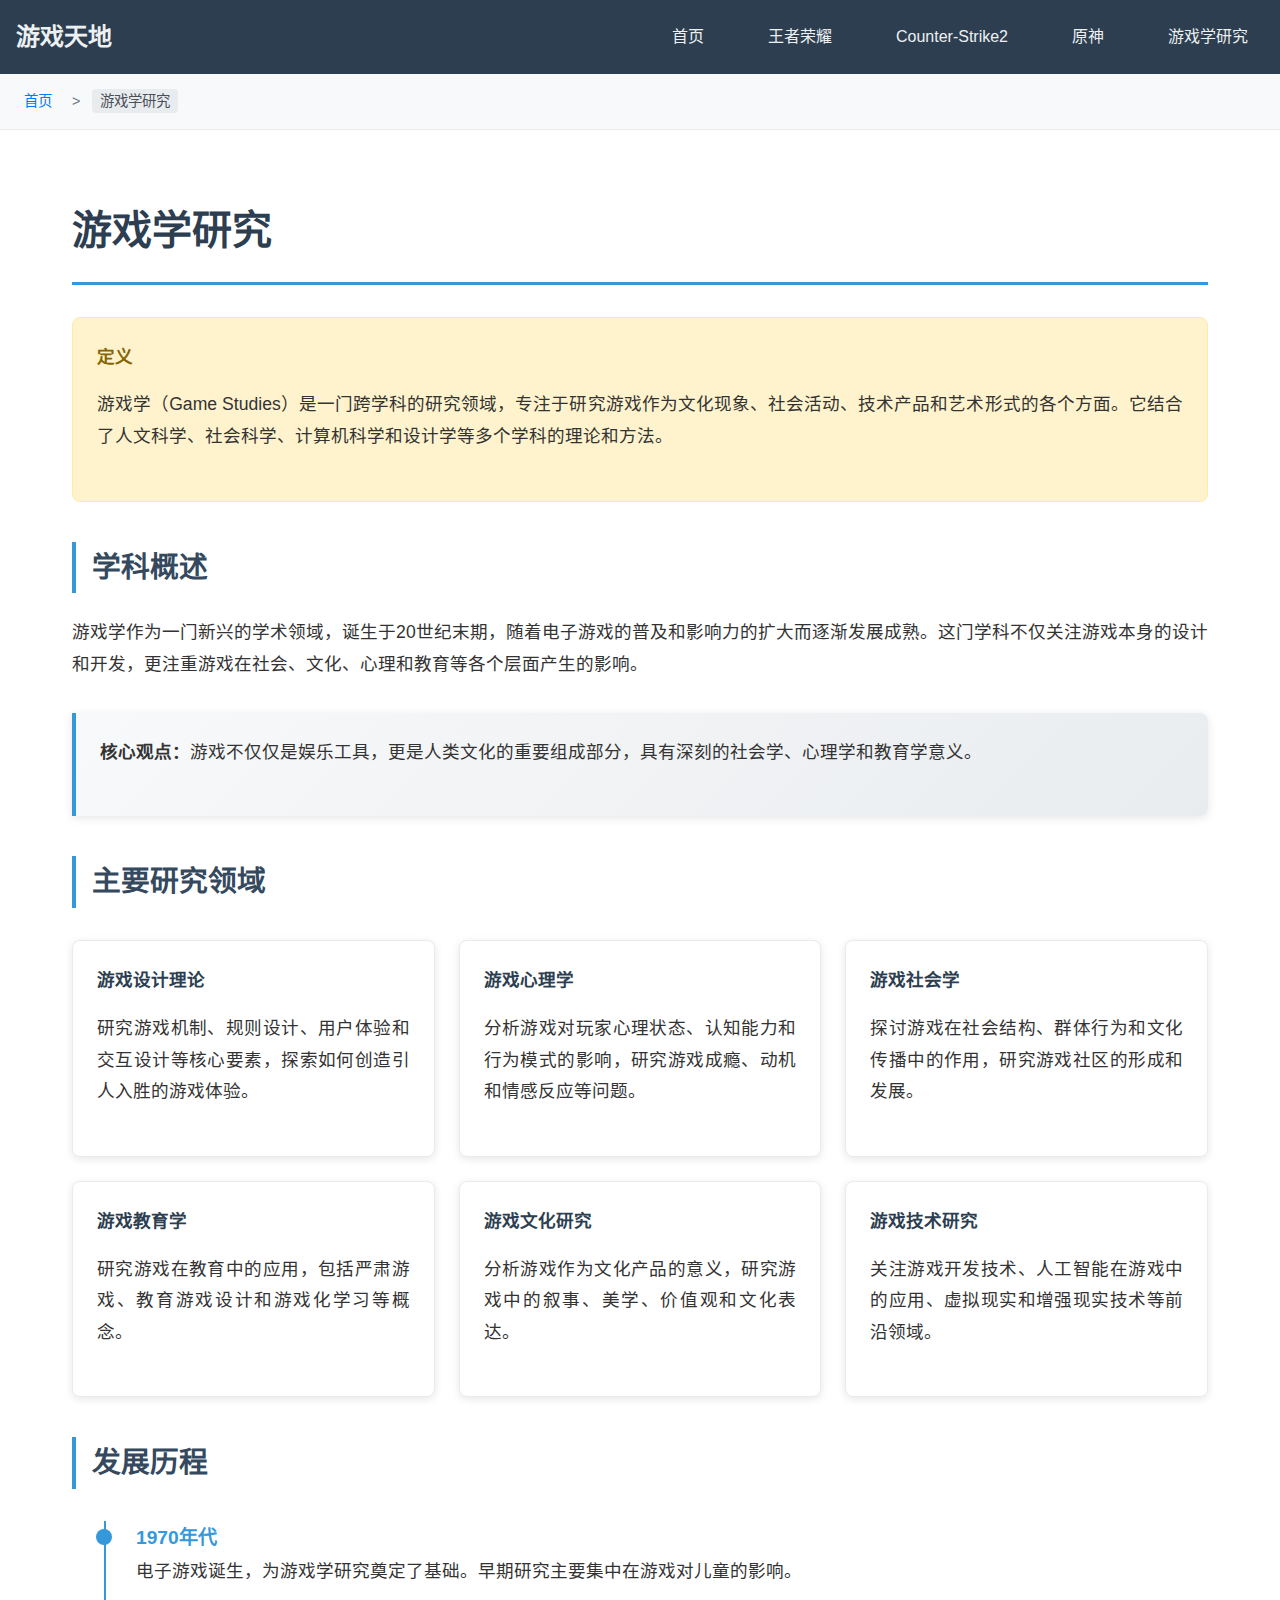
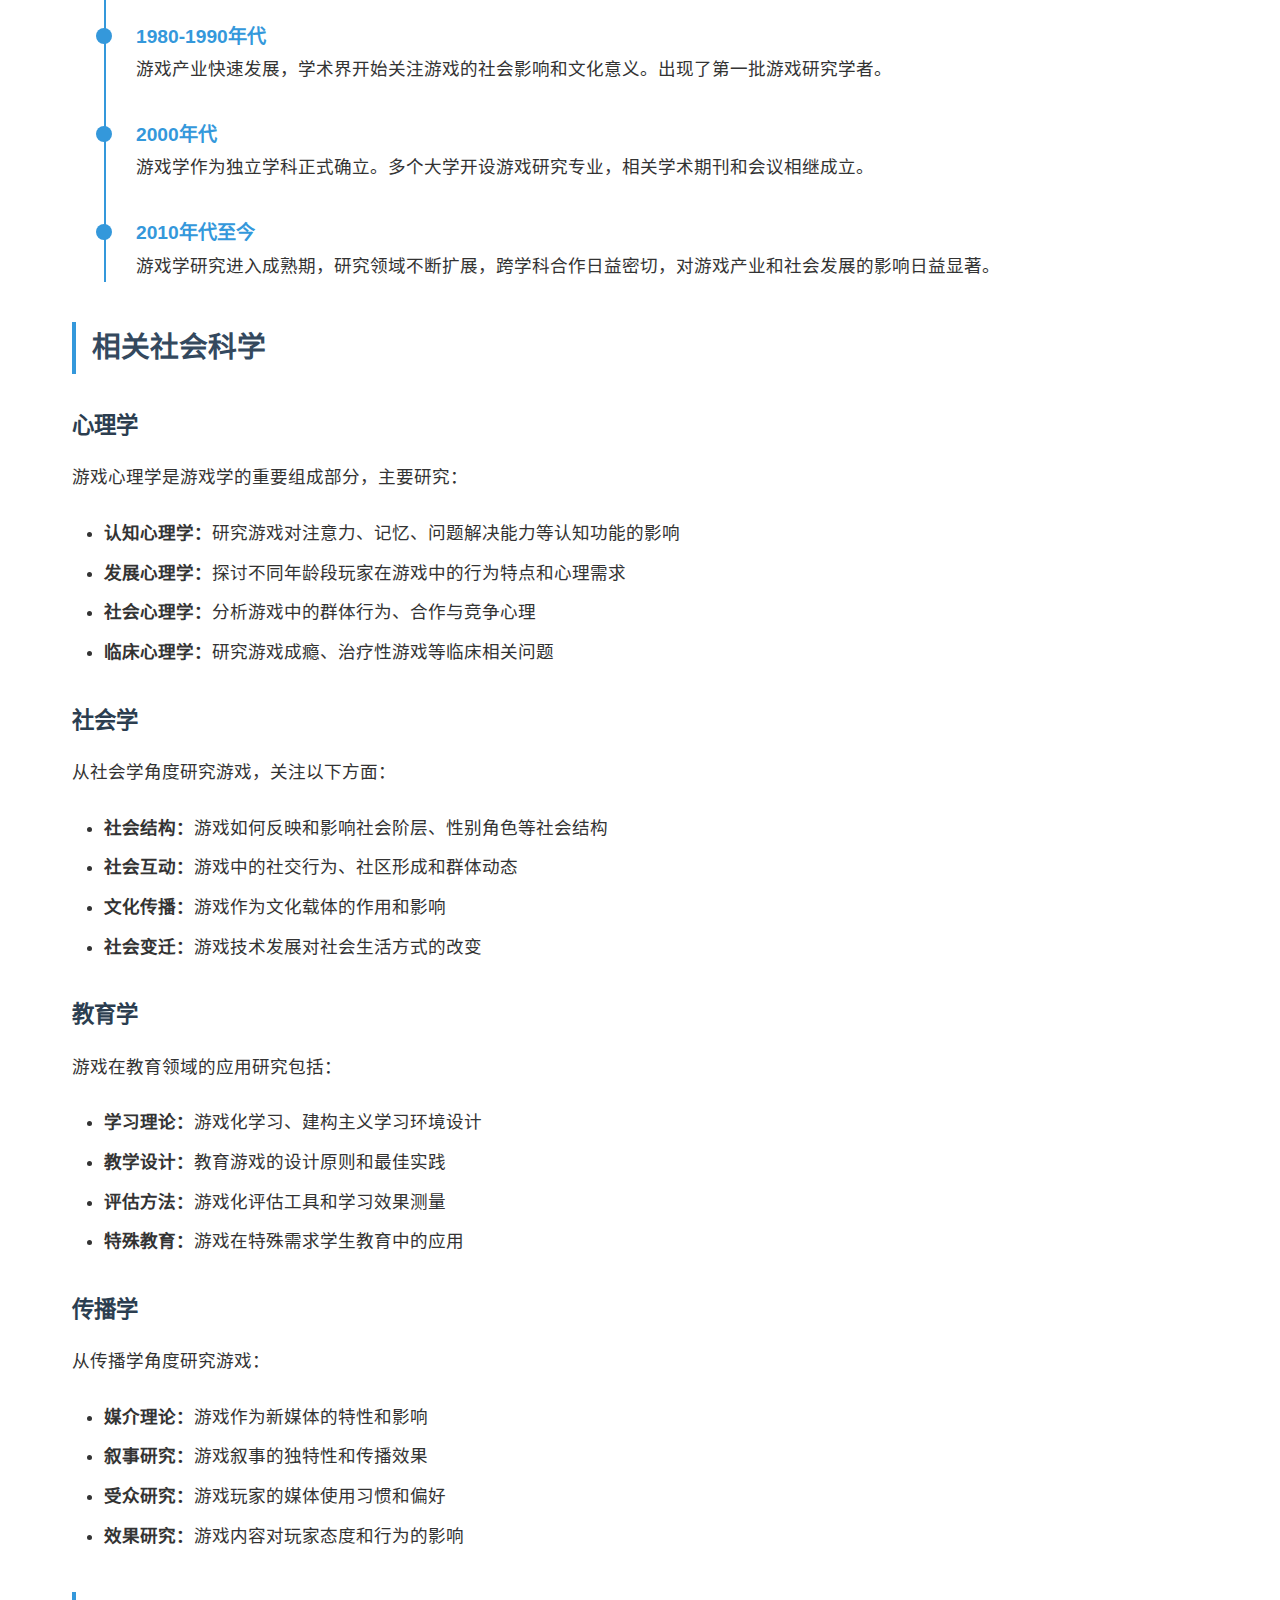
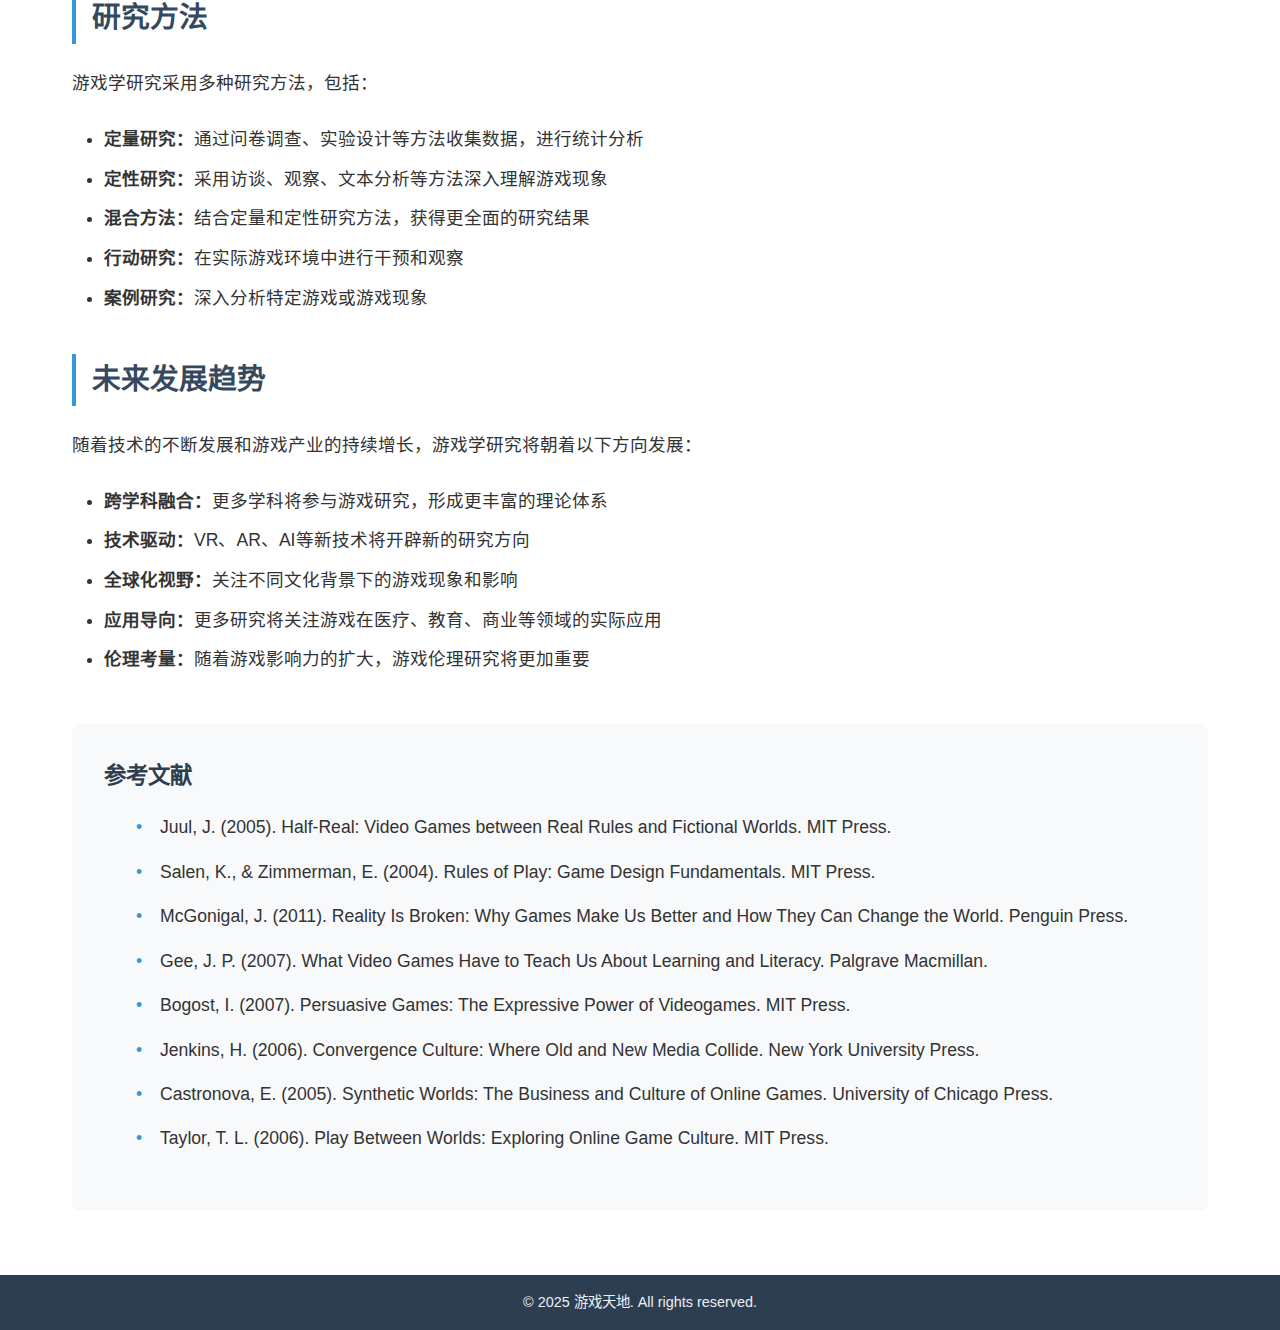
<file: game-studies.html>
<!DOCTYPE html>
<html lang="zh-CN">
<head>
    <meta charset="UTF-8">
    <meta name="viewport" content="width=device-width, initial-scale=1.0">
    <title>游戏学研究 - 游戏天地</title>
    <link rel="stylesheet" href="assets/css/base.css">
    <link rel="stylesheet" href="assets/css/layout.css">
    <link rel="stylesheet" href="assets/css/components.css">
    <link rel="stylesheet" href="assets/css/responsive.css">
    <link rel="stylesheet" href="assets/css/game-studies.css">
</head>
<body>
    <!-- 导航栏 -->
    <nav class="navbar">
        <div class="nav-container">
            <div class="nav-logo">
                <h1>游戏天地</h1>
            </div>
            <div class="nav-menu" id="nav-menu">
                <a href="index.html" class="nav-link">首页</a>
                <a href="game.html?id=game1" class="nav-link">王者荣耀</a>
                <a href="game.html?id=game2" class="nav-link">Counter-Strike2</a>
                <a href="game.html?id=game3" class="nav-link">原神</a>
                <a href="game-studies.html" class="nav-link active">游戏学研究</a>
            </div>
            <div class="nav-toggle" id="nav-toggle">
                <span class="bar"></span>
                <span class="bar"></span>
                <span class="bar"></span>
            </div>
        </div>
    </nav>

    <!-- 面包屑导航 -->
    <div class="breadcrumb-container">
        <div class="breadcrumb">
            <a href="index.html" class="breadcrumb-link">首页</a>
            <span class="breadcrumb-separator">></span>
            <span class="breadcrumb-current">游戏学研究</span>
        </div>
    </div>

    <!-- 主要内容区域 -->
    <main class="main-content">
        <div class="encyclopedia-content">
            <h1>游戏学研究</h1>
            
            <div class="definition-box">
                <h4>定义</h4>
                <p>游戏学（Game Studies）是一门跨学科的研究领域，专注于研究游戏作为文化现象、社会活动、技术产品和艺术形式的各个方面。它结合了人文科学、社会科学、计算机科学和设计学等多个学科的理论和方法。</p>
            </div>

            <h2>学科概述</h2>
            <p>游戏学作为一门新兴的学术领域，诞生于20世纪末期，随着电子游戏的普及和影响力的扩大而逐渐发展成熟。这门学科不仅关注游戏本身的设计和开发，更注重游戏在社会、文化、心理和教育等各个层面产生的影响。</p>

            <div class="highlight-box">
                <p><strong>核心观点：</strong>游戏不仅仅是娱乐工具，更是人类文化的重要组成部分，具有深刻的社会学、心理学和教育学意义。</p>
            </div>

            <h2>主要研究领域</h2>
            
            <div class="research-areas">
                <div class="research-card">
                    <h4>游戏设计理论</h4>
                    <p>研究游戏机制、规则设计、用户体验和交互设计等核心要素，探索如何创造引人入胜的游戏体验。</p>
                </div>
                
                <div class="research-card">
                    <h4>游戏心理学</h4>
                    <p>分析游戏对玩家心理状态、认知能力和行为模式的影响，研究游戏成瘾、动机和情感反应等问题。</p>
                </div>
                
                <div class="research-card">
                    <h4>游戏社会学</h4>
                    <p>探讨游戏在社会结构、群体行为和文化传播中的作用，研究游戏社区的形成和发展。</p>
                </div>
                
                <div class="research-card">
                    <h4>游戏教育学</h4>
                    <p>研究游戏在教育中的应用，包括严肃游戏、教育游戏设计和游戏化学习等概念。</p>
                </div>
                
                <div class="research-card">
                    <h4>游戏文化研究</h4>
                    <p>分析游戏作为文化产品的意义，研究游戏中的叙事、美学、价值观和文化表达。</p>
                </div>
                
                <div class="research-card">
                    <h4>游戏技术研究</h4>
                    <p>关注游戏开发技术、人工智能在游戏中的应用、虚拟现实和增强现实技术等前沿领域。</p>
                </div>
            </div>

            <h2>发展历程</h2>
            
            <div class="timeline">
                <div class="timeline-item">
                    <div class="timeline-year">1970年代</div>
                    <p>电子游戏诞生，为游戏学研究奠定了基础。早期研究主要集中在游戏对儿童的影响。</p>
                </div>
                
                <div class="timeline-item">
                    <div class="timeline-year">1980-1990年代</div>
                    <p>游戏产业快速发展，学术界开始关注游戏的社会影响和文化意义。出现了第一批游戏研究学者。</p>
                </div>
                
                <div class="timeline-item">
                    <div class="timeline-year">2000年代</div>
                    <p>游戏学作为独立学科正式确立。多个大学开设游戏研究专业，相关学术期刊和会议相继成立。</p>
                </div>
                
                <div class="timeline-item">
                    <div class="timeline-year">2010年代至今</div>
                    <p>游戏学研究进入成熟期，研究领域不断扩展，跨学科合作日益密切，对游戏产业和社会发展的影响日益显著。</p>
                </div>
            </div>

            <h2>相关社会科学</h2>
            
            <h3>心理学</h3>
            <p>游戏心理学是游戏学的重要组成部分，主要研究：</p>
            <ul>
                <li><strong>认知心理学：</strong>研究游戏对注意力、记忆、问题解决能力等认知功能的影响</li>
                <li><strong>发展心理学：</strong>探讨不同年龄段玩家在游戏中的行为特点和心理需求</li>
                <li><strong>社会心理学：</strong>分析游戏中的群体行为、合作与竞争心理</li>
                <li><strong>临床心理学：</strong>研究游戏成瘾、治疗性游戏等临床相关问题</li>
            </ul>

            <h3>社会学</h3>
            <p>从社会学角度研究游戏，关注以下方面：</p>
            <ul>
                <li><strong>社会结构：</strong>游戏如何反映和影响社会阶层、性别角色等社会结构</li>
                <li><strong>社会互动：</strong>游戏中的社交行为、社区形成和群体动态</li>
                <li><strong>文化传播：</strong>游戏作为文化载体的作用和影响</li>
                <li><strong>社会变迁：</strong>游戏技术发展对社会生活方式的改变</li>
            </ul>

            <h3>教育学</h3>
            <p>游戏在教育领域的应用研究包括：</p>
            <ul>
                <li><strong>学习理论：</strong>游戏化学习、建构主义学习环境设计</li>
                <li><strong>教学设计：</strong>教育游戏的设计原则和最佳实践</li>
                <li><strong>评估方法：</strong>游戏化评估工具和学习效果测量</li>
                <li><strong>特殊教育：</strong>游戏在特殊需求学生教育中的应用</li>
            </ul>

            <h3>传播学</h3>
            <p>从传播学角度研究游戏：</p>
            <ul>
                <li><strong>媒介理论：</strong>游戏作为新媒体的特性和影响</li>
                <li><strong>叙事研究：</strong>游戏叙事的独特性和传播效果</li>
                <li><strong>受众研究：</strong>游戏玩家的媒体使用习惯和偏好</li>
                <li><strong>效果研究：</strong>游戏内容对玩家态度和行为的影响</li>
            </ul>

            <h2>研究方法</h2>
            <p>游戏学研究采用多种研究方法，包括：</p>
            <ul>
                <li><strong>定量研究：</strong>通过问卷调查、实验设计等方法收集数据，进行统计分析</li>
                <li><strong>定性研究：</strong>采用访谈、观察、文本分析等方法深入理解游戏现象</li>
                <li><strong>混合方法：</strong>结合定量和定性研究方法，获得更全面的研究结果</li>
                <li><strong>行动研究：</strong>在实际游戏环境中进行干预和观察</li>
                <li><strong>案例研究：</strong>深入分析特定游戏或游戏现象</li>
            </ul>

            <h2>未来发展趋势</h2>
            <p>随着技术的不断发展和游戏产业的持续增长，游戏学研究将朝着以下方向发展：</p>
            <ul>
                <li><strong>跨学科融合：</strong>更多学科将参与游戏研究，形成更丰富的理论体系</li>
                <li><strong>技术驱动：</strong>VR、AR、AI等新技术将开辟新的研究方向</li>
                <li><strong>全球化视野：</strong>关注不同文化背景下的游戏现象和影响</li>
                <li><strong>应用导向：</strong>更多研究将关注游戏在医疗、教育、商业等领域的实际应用</li>
                <li><strong>伦理考量：</strong>随着游戏影响力的扩大，游戏伦理研究将更加重要</li>
            </ul>

            <div class="reference-section">
                <h3>参考文献</h3>
                <ul class="reference-list">
                    <li>Juul, J. (2005). Half-Real: Video Games between Real Rules and Fictional Worlds. MIT Press.</li>
                    <li>Salen, K., & Zimmerman, E. (2004). Rules of Play: Game Design Fundamentals. MIT Press.</li>
                    <li>McGonigal, J. (2011). Reality Is Broken: Why Games Make Us Better and How They Can Change the World. Penguin Press.</li>
                    <li>Gee, J. P. (2007). What Video Games Have to Teach Us About Learning and Literacy. Palgrave Macmillan.</li>
                    <li>Bogost, I. (2007). Persuasive Games: The Expressive Power of Videogames. MIT Press.</li>
                    <li>Jenkins, H. (2006). Convergence Culture: Where Old and New Media Collide. New York University Press.</li>
                    <li>Castronova, E. (2005). Synthetic Worlds: The Business and Culture of Online Games. University of Chicago Press.</li>
                    <li>Taylor, T. L. (2006). Play Between Worlds: Exploring Online Game Culture. MIT Press.</li>
                </ul>
            </div>
        </div>
    </main>

    <!-- 页脚 -->
    <footer class="footer">
        <div class="footer-content">
            <p>&copy; 2025 游戏天地. All rights reserved.</p>
        </div>
    </footer>

    <script src="assets/js/utils.js"></script>
    <script src="assets/js/main.js"></script>
</body>
</html>
</file>
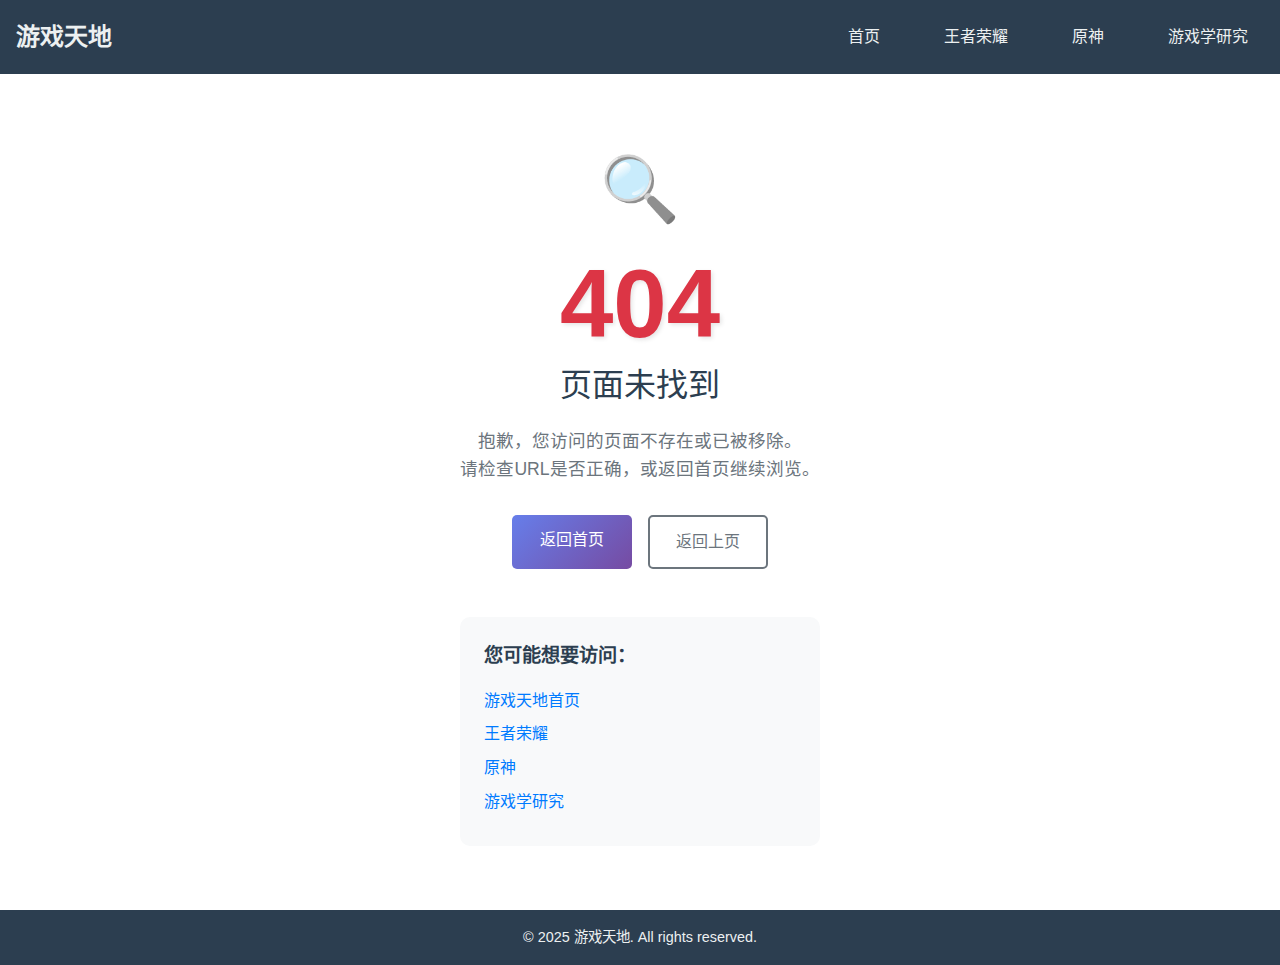
<file: game.html>
<!DOCTYPE html>
<html lang="zh-CN">
<head>
    <meta charset="UTF-8">
    <meta name="viewport" content="width=device-width, initial-scale=1.0">
    <title>游戏详情 - 游戏天地</title>
    <link rel="stylesheet" href="assets/css/base.css">
    <link rel="stylesheet" href="assets/css/layout.css">
    <link rel="stylesheet" href="assets/css/components.css">
    <link rel="stylesheet" href="assets/css/responsive.css">
</head>
<body>
    <!-- 导航栏 -->
    <nav class="navbar">
        <div class="nav-container">
            <div class="nav-logo">
                <h1>游戏天地</h1>
            </div>
            <div class="nav-menu" id="nav-menu">
                <a href="index.html" class="nav-link">首页</a>
                <a href="game.html?id=game1" class="nav-link">王者荣耀</a>
                <a href="game.html?id=game2" class="nav-link">Counter-Strike2</a>
                <a href="game.html?id=game3" class="nav-link">原神</a>
                <a href="game-studies.html" class="nav-link">游戏学研究</a>
            </div>
            <div class="nav-toggle" id="nav-toggle">
                <span class="bar"></span>
                <span class="bar"></span>
                <span class="bar"></span>
            </div>
        </div>
    </nav>

    <!-- 面包屑导航 -->
    <div class="breadcrumb-container">
        <div class="breadcrumb" id="breadcrumb">
            <a href="index.html" class="breadcrumb-link">首页</a>
            <span class="breadcrumb-separator">></span>
            <span class="breadcrumb-current" id="game-title">游戏详情</span>
        </div>
    </div>

    <!-- 主要内容区域 -->
    <main class="main-content">
        <!-- 游戏标题区域 -->
        <section class="game-header">
            <div class="game-header-content">
                <h1 id="game-name">游戏名称</h1>
                <p id="game-description">游戏描述</p>
            </div>
        </section>

        <!-- 模块导航区域 -->
        <section class="modules-section">
            <div class="modules-container">
                <h2>游戏模块</h2>
                <div class="modules-grid" id="modules-grid">
                    <!-- 模块卡片将在这里动态生成 -->
                </div>
            </div>
        </section>
    </main>

    <!-- 页脚 -->
    <footer class="footer">
        <div class="footer-content">
            <p>&copy; 2025 游戏天地. All rights reserved.</p>
        </div>
    </footer>

    <script src="assets/js/utils.js"></script>
    <script src="assets/js/main.js"></script>
    <script src="assets/js/loadGame.js"></script>
</body>
</html>
</file>
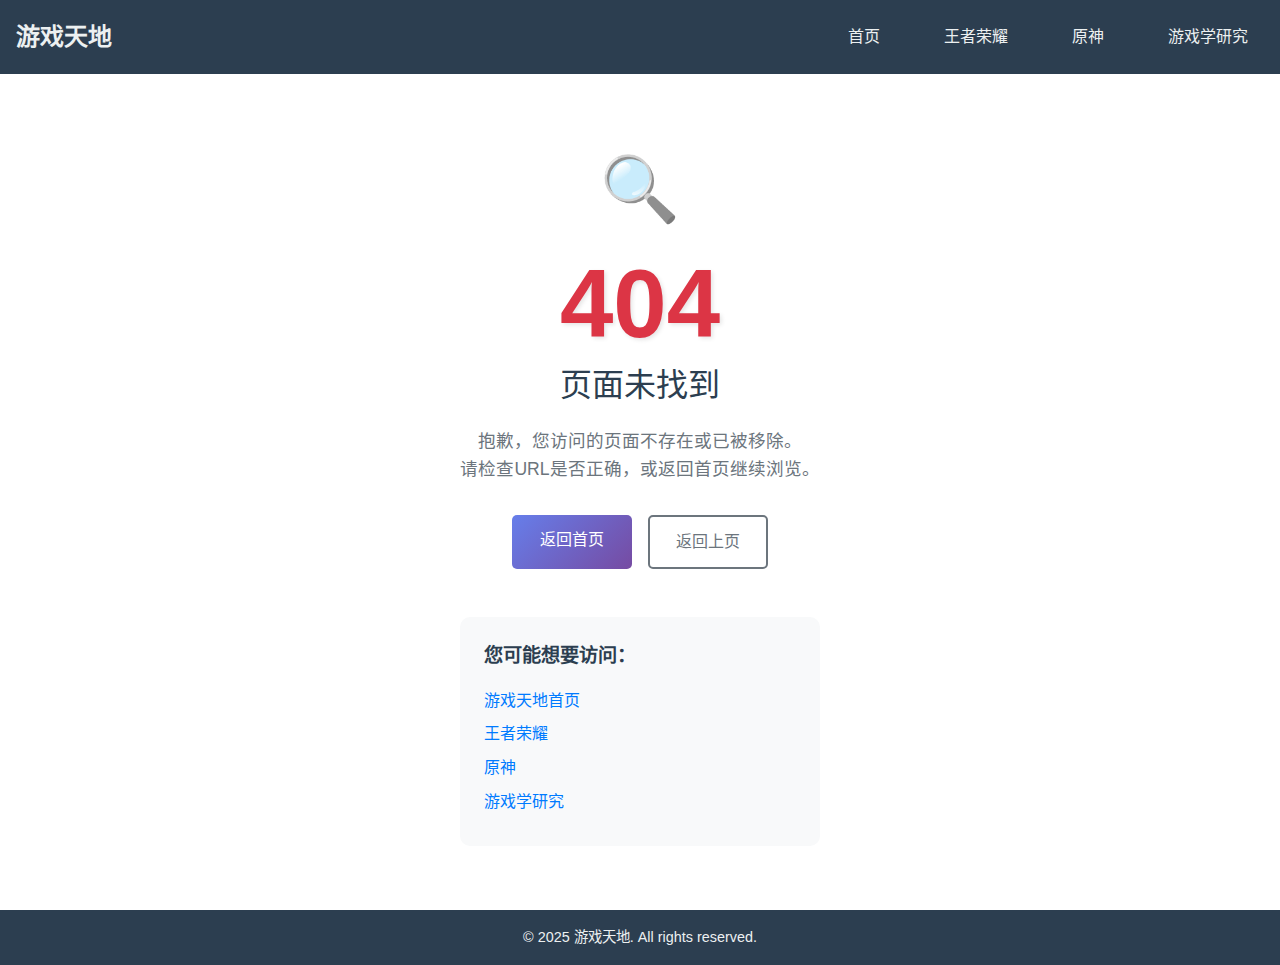
<file: module.html>
<!DOCTYPE html>
<html lang="zh-CN">
<head>
    <meta charset="UTF-8">
    <meta name="viewport" content="width=device-width, initial-scale=1.0">
    <title>模块详情 - 游戏天地</title>
    <link rel="stylesheet" href="assets/css/base.css">
    <link rel="stylesheet" href="assets/css/layout.css">
    <link rel="stylesheet" href="assets/css/components.css">
    <link rel="stylesheet" href="assets/css/responsive.css">
</head>
<body>
    <!-- 导航栏 -->
    <nav class="navbar">
        <div class="nav-container">
            <div class="nav-logo">
                <h1>游戏天地</h1>
            </div>
            <div class="nav-menu" id="nav-menu">
                <a href="index.html" class="nav-link">首页</a>
                <a href="game.html?id=game1" class="nav-link">王者荣耀</a>
                <a href="game.html?id=game3" class="nav-link">原神</a>
                <a href="game-studies.html" class="nav-link">游戏学研究</a>
            </div>
            <div class="nav-toggle" id="nav-toggle">
                <span class="bar"></span>
                <span class="bar"></span>
                <span class="bar"></span>
            </div>
        </div>
    </nav>

    <!-- 面包屑导航 -->
    <div class="breadcrumb-container">
        <div class="breadcrumb" id="breadcrumb">
            <a href="index.html" class="breadcrumb-link">首页</a>
            <span class="breadcrumb-separator">></span>
            <a href="#" class="breadcrumb-link" id="game-breadcrumb">游戏名称</a>
            <span class="breadcrumb-separator">></span>
            <span class="breadcrumb-current" id="module-title">模块名称</span>
        </div>
    </div>

    <!-- 次级导航栏 -->
    <div class="sub-nav-container">
        <div class="sub-nav" id="sub-nav">
            <!-- 同一游戏的所有模块链接将在这里动态生成 -->
        </div>
    </div>

    <!-- 主要内容区域 -->
    <main class="main-content">
        <!-- 模块标题区域 -->
        <section class="module-header">
            <div class="module-header-content">
                <h1 id="module-name">模块名称</h1>
                <p id="module-description">模块描述</p>
            </div>
        </section>

        <!-- 模块内容区域 -->
        <section class="module-content-section">
            <div class="module-content-container">
                <div class="content-layout" id="content-layout">
                    <!-- 模块详细内容将在这里动态生成 -->
                    <div class="content-text">
                        <h2>内容标题</h2>
                        <p>这里是模块的详细内容...</p>
                    </div>
                    <div class="content-image">
                        <div class="placeholder-image">图片占位</div>
                    </div>
                </div>
            </div>
        </section>
    </main>

    <!-- 页脚 -->
    <footer class="footer">
        <div class="footer-content">
            <p>&copy; 2025 游戏天地. All rights reserved.</p>
        </div>
    </footer>

    <script src="assets/js/utils.js"></script>
    <script src="assets/js/main.js"></script>
    <script src="assets/js/loadModule.js"></script>
</body>
</html>
</file>
<file: assets/css/base.css>
/* 基础样式重置 */
* {
    margin: 0;
    padding: 0;
    box-sizing: border-box;
}

body {
    font-family: Arial, sans-serif;
    line-height: 1.6;
    color: #333;
    background-color: #fff;
    display: flex;
    flex-direction: column;
    min-height: 100vh;
}
</file>
<file: assets/css/layout.css>
/* 导航栏样式 */
.navbar {
    background-color: #2c3e50;
    color: white;
    padding: 1rem 0;
    position: sticky;
    top: 0;
    z-index: 1000;
}

.nav-container {
    max-width: 1200px;
    margin: 0 auto;
    padding: 0 1rem;
    display: flex;
    justify-content: space-between;
    align-items: center;
}

.nav-logo h1 {
    color: #ecf0f1;
    font-size: 1.5rem;
}

.nav-menu {
    display: flex;
    gap: 2rem;
}

.nav-link {
    color: #ecf0f1;
    text-decoration: none;
    padding: 0.5rem 1rem;
    border-radius: 4px;
    transition: background-color 0.3s;
}

.nav-link:hover {
    background-color: #34495e;
}

/* 汉堡菜单按钮 */
.nav-toggle {
    display: none;
    flex-direction: column;
    cursor: pointer;
}

.bar {
    width: 25px;
    height: 3px;
    background-color: #ecf0f1;
    margin: 3px 0;
    transition: 0.3s;
}

/* 主要内容区域 */
.main-content {
    min-height: calc(100vh - 160px);
    padding: 2rem 0;
}

/* 页脚样式 */
.footer {
    background-color: #2c3e50;
    color: #ecf0f1;
    text-align: center;
    padding: 1rem 0;
    margin-top: auto;
}

.footer-content {
    max-width: 1200px;
    margin: 0 auto;
    padding: 0 1rem;
}

.footer p {
    margin: 0;
    font-size: 0.9rem;
}

/* 面包屑导航样式 */
.breadcrumb-container {
    background-color: #f8f9fa;
    padding: 1rem 0;
    border-bottom: 1px solid #e9ecef;
}

.breadcrumb {
    max-width: 1200px;
    margin: 0 auto;
    padding: 0 1rem;
    font-size: 0.9rem;
}

.breadcrumb-link {
    color: #007bff;
    text-decoration: none;
    padding: 0.25rem 0.5rem;
    border-radius: 4px;
    transition: all 0.3s;
}

.breadcrumb-link:hover {
    background-color: #e3f2fd;
    text-decoration: none;
}

.breadcrumb-separator {
    margin: 0 0.5rem;
    color: #6c757d;
}

.breadcrumb-current {
    color: #495057;
    font-weight: 500;
    background-color: #e9ecef;
    padding: 0.25rem 0.5rem;
    border-radius: 4px;
}

/* 游戏页面样式 */
.game-header {
    background: linear-gradient(135deg, #667eea 0%, #764ba2 100%);
    color: white;
    padding: 3rem 0;
    text-align: center;
}

.game-header-content {
    max-width: 1200px;
    margin: 0 auto;
    padding: 0 1rem;
}

.game-header h1 {
    font-size: 2.5rem;
    margin-bottom: 1rem;
    text-shadow: 2px 2px 4px rgba(0, 0, 0, 0.3);
}

.game-header p {
    font-size: 1.2rem;
    opacity: 0.9;
    max-width: 600px;
    margin: 0 auto;
}

.modules-section {
    padding: 3rem 0;
}

.modules-container {
    max-width: 1200px;
    margin: 0 auto;
    padding: 0 1rem;
}

.modules-container h2 {
    text-align: center;
    margin-bottom: 2rem;
    font-size: 2rem;
    color: #2c3e50;
}

.modules-grid {
    display: grid;
    grid-template-columns: repeat(2, 1fr);
    gap: 2rem;
    margin-top: 2rem;
    max-width: 800px;
    margin-left: auto;
    margin-right: auto;
}

.module-card {
    background: white;
    border-radius: 10px;
    box-shadow: 0 4px 15px rgba(0, 0, 0, 0.1);
    overflow: hidden;
    transition: transform 0.3s, box-shadow 0.3s;
    cursor: pointer;
    display: flex;
    flex-direction: column;
}

.module-card:hover {
    transform: translateY(-5px);
    box-shadow: 0 8px 25px rgba(0, 0, 0, 0.15);
}

.module-card-image {
    width: 100%;
    height: 200px;
    background: linear-gradient(135deg, #667eea 0%, #764ba2 100%);
    display: flex;
    align-items: center;
    justify-content: center;
    color: white;
    font-size: 3rem;
    font-weight: bold;
    text-shadow: 2px 2px 4px rgba(0, 0, 0, 0.3);
    position: relative;
    overflow: hidden;
}

.module-thumbnail {
    width: 100%;
    height: 100%;
    object-fit: cover;
    object-position: center;
}

.module-card-icon {
    display: flex;
    align-items: center;
    justify-content: center;
    width: 100%;
    height: 100%;
}

.module-card-content {
    padding: 1.5rem;
    flex: 1;
    display: flex;
    flex-direction: column;
}

.module-card h3 {
    color: #2c3e50;
    margin-bottom: 0.5rem;
    font-size: 1.3rem;
}

.module-card p {
    color: #6c757d;
    line-height: 1.6;
    margin-bottom: 1rem;
    flex: 1;
}

.module-card-button {
    display: inline-block;
    background: linear-gradient(135deg, #667eea 0%, #764ba2 100%);
    color: white;
    padding: 0.75rem 1.5rem;
    border-radius: 5px;
    text-decoration: none;
    font-weight: 500;
    transition: opacity 0.3s;
}

.module-card-button:hover {
    opacity: 0.9;
    color: white;
    text-decoration: none;
}

/* 错误页面样式 */
.error-container {
    text-align: center;
    padding: 3rem 1rem;
    max-width: 600px;
    margin: 0 auto;
}

.error-container h2 {
    color: #dc3545;
    margin-bottom: 1rem;
    font-size: 2rem;
}

.error-container p {
    color: #6c757d;
    margin-bottom: 2rem;
    font-size: 1.1rem;
}

.error-link {
    display: inline-block;
    background: linear-gradient(135deg, #667eea 0%, #764ba2 100%);
    color: white;
    padding: 0.75rem 1.5rem;
    border-radius: 5px;
    text-decoration: none;
    font-weight: 500;
    transition: opacity 0.3s;
}

.error-link:hover {
    opacity: 0.9;
    color: white;
    text-decoration: none;
}

/* 404页面样式 */
.error-page-container {
    display: flex;
    align-items: center;
    justify-content: center;
    min-height: 60vh;
    padding: 2rem 1rem;
}

.error-content {
    text-align: center;
    max-width: 600px;
    margin: 0 auto;
}

.error-icon {
    font-size: 4rem;
    margin-bottom: 1rem;
    opacity: 0.7;
}

.error-title {
    font-size: 6rem;
    font-weight: bold;
    color: #dc3545;
    margin: 0;
    line-height: 1;
    text-shadow: 2px 2px 4px rgba(0, 0, 0, 0.1);
}

.error-subtitle {
    font-size: 2rem;
    color: #2c3e50;
    margin: 0.5rem 0 1rem 0;
    font-weight: 500;
}

.error-description {
    font-size: 1.1rem;
    color: #6c757d;
    line-height: 1.6;
    margin-bottom: 2rem;
}

.error-actions {
    display: flex;
    gap: 1rem;
    justify-content: center;
    margin-bottom: 3rem;
    flex-wrap: wrap;
}

.error-button {
    display: inline-block;
    padding: 0.75rem 1.5rem;
    border-radius: 5px;
    text-decoration: none;
    font-weight: 500;
    transition: all 0.3s;
    min-width: 120px;
}

.error-button.primary {
    background: linear-gradient(135deg, #667eea 0%, #764ba2 100%);
    color: white;
}

.error-button.primary:hover {
    opacity: 0.9;
    transform: translateY(-2px);
    color: white;
    text-decoration: none;
}

.error-button.secondary {
    background: transparent;
    color: #6c757d;
    border: 2px solid #6c757d;
}

.error-button.secondary:hover {
    background: #6c757d;
    color: white;
    text-decoration: none;
}

.error-suggestions {
    background: #f8f9fa;
    padding: 1.5rem;
    border-radius: 10px;
    text-align: left;
}

.error-suggestions h3 {
    color: #2c3e50;
    margin-bottom: 1rem;
    font-size: 1.2rem;
}

.error-suggestions ul {
    list-style: none;
    padding: 0;
    margin: 0;
}

.error-suggestions li {
    margin-bottom: 0.5rem;
}

.error-suggestions a {
    color: #007bff;
    text-decoration: none;
    transition: color 0.3s;
}

.error-suggestions a:hover {
    color: #0056b3;
    text-decoration: underline;
}

/* 三级页面样式 */
.sub-nav-container {
    background-color: #f8f9fa;
    border-bottom: 1px solid #e9ecef;
    padding: 1rem 0;
}

.sub-nav {
    max-width: 1200px;
    margin: 0 auto;
    padding: 0 1rem;
    display: flex;
    gap: 1rem;
    overflow-x: auto;
}

.sub-nav-link {
    color: #6c757d;
    text-decoration: none;
    padding: 0.5rem 1rem;
    border-radius: 4px;
    white-space: nowrap;
    transition: all 0.3s;
}

.sub-nav-link:hover {
    background-color: #e9ecef;
    color: #495057;
}

.sub-nav-link.active {
    background-color: #007bff;
    color: white;
}

/* 次级导航分隔符样式 */
.sub-nav-separator {
    color: #6c757d;
    padding: 0 0.5rem;
    display: flex;
    align-items: center;
    font-weight: bold;
}

/* 子页面链接样式 */
.sub-page-link {
    background-color: #e3f2fd;
    color: #1976d2;
    border: 1px solid #bbdefb;
}

.sub-page-link:hover {
    background-color: #bbdefb;
    color: #0d47a1;
}

.sub-page-link.active {
    background-color: #1976d2;
    color: white;
    border-color: #1976d2;
}

.module-header {
    background: linear-gradient(135deg, #28a745 0%, #20c997 100%);
    color: white;
    padding: 2rem 0;
    text-align: center;
}

.module-header-content {
    max-width: 1200px;
    margin: 0 auto;
    padding: 0 1rem;
}

.module-header h1 {
    font-size: 2rem;
    margin-bottom: 0.5rem;
    text-shadow: 2px 2px 4px rgba(0, 0, 0, 0.3);
}

.module-header p {
    font-size: 1.1rem;
    opacity: 0.9;
    max-width: 600px;
    margin: 0 auto;
}

.module-content-section {
    padding: 3rem 0;
}

.module-content-container {
    max-width: 1200px;
    margin: 0 auto;
    padding: 0 1rem;
}

.content-layout {
    display: grid;
    grid-template-columns: 1fr 1fr;
    gap: 3rem;
    align-items: start;
}

.content-text {
    background: white;
    padding: 2rem;
    border-radius: 10px;
    box-shadow: 0 4px 15px rgba(0, 0, 0, 0.1);
}

.content-text h2 {
    color: #2c3e50;
    margin-bottom: 1rem;
    font-size: 1.5rem;
}

.content-text p {
    color: #6c757d;
    line-height: 1.8;
    margin-bottom: 1rem;
}

/* 子页面描述样式 */
.subpage-description {
    background: #f8f9fa;
    padding: 1rem;
    border-left: 4px solid #3498db;
    border-radius: 4px;
    font-style: italic;
    color: #666;
    margin-bottom: 1.5rem;
}

/* 首行缩进样式 */
.content-text .indent {
    text-indent: 2em;
    margin-bottom: 1rem;
    line-height: 1.8;
}

/* 折叠功能样式 */
.collapsible-section {
    margin-bottom: 1.5rem;
    border: 1px solid #e9ecef;
    border-radius: 8px;
    overflow: hidden;
}

.collapsible-header {
    background-color: #f8f9fa;
    padding: 1rem;
    margin: 0;
    cursor: pointer;
    display: flex;
    align-items: center;
    gap: 0.5rem;
    transition: background-color 0.3s;
    border-bottom: 1px solid #e9ecef;
    font-size: 1.1rem;
    font-weight: 600;
    color: #495057;
}

.collapsible-header:hover {
    background-color: #e9ecef;
}

.collapsible-icon {
    font-size: 0.8rem;
    transition: transform 0.3s;
    color: #6c757d;
}

.collapsible-content {
    max-height: 0;
    overflow: hidden;
    transition: max-height 0.3s ease-out;
    background-color: white;
}

.collapsible-content.expanded {
    max-height: 2000px; /* 足够大的值来容纳内容 */
}

.collapsible-content p {
    padding: 0 1rem 1rem 1rem;
    margin: 0;
}

.collapsible-content p:first-child {
    padding-top: 1rem;
}

.content-image {
    display: flex;
    align-items: center;
    justify-content: center;
}

.placeholder-image {
    width: 100%;
    height: 300px;
    background: linear-gradient(135deg, #667eea 0%, #764ba2 100%);
    border-radius: 10px;
    display: flex;
    align-items: center;
    justify-content: center;
    color: white;
    font-size: 1.2rem;
    font-weight: 500;
}

/* 内容图片样式 */
.content-image-img {
    width: 100%;
    height: auto;
    max-height: 400px;
    object-fit: cover;
    border-radius: 8px;
    box-shadow: 0 2px 8px rgba(0, 0, 0, 0.1);
}

/* 响应式设计 */
@media screen and (max-width: 768px) {
    .nav-menu {
        position: fixed;
        left: -100%;
        top: 70px;
        flex-direction: column;
        background-color: #2c3e50;
        width: 100%;
        text-align: center;
        transition: 0.3s;
        box-shadow: 0 10px 27px rgba(0, 0, 0, 0.05);
        padding: 2rem 0;
    }

    .nav-menu.active {
        left: 0;
    }

    .nav-toggle {
        display: flex;
    }

    .nav-toggle.active .bar:nth-child(2) {
        opacity: 0;
    }

    .nav-toggle.active .bar:nth-child(1) {
        transform: translateY(8px) rotate(45deg);
    }

    .nav-toggle.active .bar:nth-child(3) {
        transform: translateY(-8px) rotate(-45deg);
    }

    /* 游戏页面响应式 */
    .game-header h1 {
        font-size: 2rem;
    }

    .game-header p {
        font-size: 1rem;
    }

    .modules-grid {
        grid-template-columns: repeat(2, 1fr);
        gap: 1rem;
        max-width: 600px;
    }
    
    .module-card-image {
        height: 150px;
        font-size: 2.5rem;
    }

    .modules-container h2 {
        font-size: 1.5rem;
    }
}

/* 超小屏幕 - 单列布局 */
@media screen and (max-width: 480px) {
    .modules-grid {
        grid-template-columns: 1fr;
        gap: 1rem;
        max-width: 300px;
    }
    
    .module-card-image {
        height: 120px;
        font-size: 2rem;
    }
    
    .module-card-content {
        padding: 1rem;
    }
    
    .module-card h3 {
        font-size: 1.1rem;
    }
    
    .module-card p {
        font-size: 0.9rem;
    }

    /* 三级页面响应式 */
    .module-header h1 {
        font-size: 1.5rem;
    }

    .module-header p {
        font-size: 1rem;
    }

    .content-layout {
        grid-template-columns: 1fr;
        gap: 2rem;
    }

    .content-text {
        padding: 1.5rem;
    }

    .placeholder-image {
        height: 200px;
    }

    .sub-nav {
        gap: 0.5rem;
    }

    .sub-nav-link {
        padding: 0.4rem 0.8rem;
        font-size: 0.9rem;
    }
}
</file>
<file: assets/css/components.css>
/* 轮播图样式 */
.carousel-section {
    width: 100%;
    max-width: 1400px;
    margin: 0 auto;
    padding: 1rem;
    display: flex;
    justify-content: center;
    align-items: center;
    min-height: 70vh;
}

.carousel-container {
    position: relative;
    width: 100%;
    max-width: 1200px;
    aspect-ratio: 16 / 9;
    overflow: hidden;
    border-radius: 15px;
    box-shadow: 0 8px 30px rgba(0, 0, 0, 0.3);
    margin: 0 auto;
}

.carousel-slides {
    position: relative;
    width: 100%;
    height: 100%;
}

.slide {
    position: absolute;
    top: 0;
    left: 0;
    width: 100%;
    height: 100%;
    opacity: 0;
    transition: opacity 0.5s ease-in-out;
    cursor: pointer;
}

.slide.active {
    opacity: 1;
}

.slide-image {
    width: 100%;
    height: 100%;
    object-fit: cover;
    background-color: #3498db; /* 占位背景色 */
}

/* 为不同的轮播图设置不同的占位背景色 */
.slide:nth-child(1) .slide-image {
    background: linear-gradient(135deg, #667eea 0%, #764ba2 100%);
}

.slide:nth-child(2) .slide-image {
    background: linear-gradient(135deg, #f093fb 0%, #f5576c 100%);
}

.slide:nth-child(3) .slide-image {
    background: linear-gradient(135deg, #4facfe 0%, #00f2fe 100%);
}

.slide-content {
    position: absolute;
    bottom: 0;
    left: 0;
    right: 0;
    background: linear-gradient(transparent, rgba(0, 0, 0, 0.8));
    color: white;
    padding: 3rem 2rem 2rem;
    text-align: center;
}

.slide-content h2 {
    font-size: 2.5rem;
    margin-bottom: 0.8rem;
    text-shadow: 2px 2px 6px rgba(0, 0, 0, 0.7);
    font-weight: 700;
}

.slide-content p {
    font-size: 1.3rem;
    text-shadow: 1px 1px 3px rgba(0, 0, 0, 0.7);
    opacity: 0.95;
}

/* 轮播图箭头导航 */
.carousel-arrow {
    position: absolute;
    top: 50%;
    transform: translateY(-50%);
    background: rgba(0, 0, 0, 0.5);
    color: white;
    border: none;
    width: 50px;
    height: 50px;
    border-radius: 50%;
    cursor: pointer;
    font-size: 24px;
    display: flex;
    align-items: center;
    justify-content: center;
    transition: all 0.3s ease;
    z-index: 10;
}

.carousel-arrow:hover {
    background: rgba(0, 0, 0, 0.8);
    transform: translateY(-50%) scale(1.1);
}

.carousel-arrow.prev {
    left: 20px;
}

.carousel-arrow.next {
    right: 20px;
}

.carousel-arrow span {
    font-weight: bold;
    line-height: 1;
}

/* 轮播图指示点 */
.carousel-dots {
    position: absolute;
    bottom: 20px;
    left: 50%;
    transform: translateX(-50%);
    display: flex;
    gap: 10px;
}

.dot {
    width: 12px;
    height: 12px;
    border-radius: 50%;
    background-color: rgba(255, 255, 255, 0.5);
    cursor: pointer;
    transition: background-color 0.3s;
    /* 确保点击区域足够大 */
    position: relative;
}

.dot.active {
    background-color: white;
}

.dot:hover {
    background-color: rgba(255, 255, 255, 0.8);
}

/* 为dot增加更大的点击区域，但不影响视觉效果 */
.dot::before {
    content: '';
    position: absolute;
    top: 50%;
    left: 50%;
    transform: translate(-50%, -50%);
    width: 24px;
    height: 24px;
    border-radius: 50%;
    z-index: -1;
}

/* 响应式设计 */
@media screen and (max-width: 768px) {
    .carousel-section {
        min-height: 60vh;
        padding: 0.5rem;
    }
    
    .carousel-container {
        max-width: 100%;
        border-radius: 10px;
    }
    
    .slide-content h2 {
        font-size: 1.8rem;
    }
    
    .slide-content p {
        font-size: 1.1rem;
    }
    
    .slide-content {
        padding: 2rem 1.5rem 1.5rem;
    }
    
    /* 移动端箭头按钮调整 */
    .carousel-arrow {
        width: 40px;
        height: 40px;
        font-size: 20px;
    }
    
    .carousel-arrow.prev {
        left: 10px;
    }
    
    .carousel-arrow.next {
        right: 10px;
    }
}

@media screen and (max-width: 480px) {
    .carousel-section {
        min-height: 50vh;
        padding: 0.25rem;
    }
    
    .slide-content h2 {
        font-size: 1.5rem;
    }
    
    .slide-content p {
        font-size: 1rem;
    }
    
    .slide-content {
        padding: 1.5rem 1rem 1rem;
    }
}
</file>
<file: assets/css/responsive.css>
/* 响应式设计优化 */

/* 大屏幕优化 (1200px+) */
@media screen and (min-width: 1200px) {
    .nav-container,
    .breadcrumb,
    .game-header-content,
    .modules-container,
    .module-header-content,
    .module-content-container,
    .footer-content {
        max-width: 1400px;
    }
    
    .carousel-container {
        max-width: 1000px;
        /* 保持16:9比例 */
    }
}

/* 中等屏幕优化 (992px - 1199px) */
@media screen and (min-width: 992px) and (max-width: 1199px) {
    .nav-container,
    .breadcrumb,
    .game-header-content,
    .modules-container,
    .module-header-content,
    .module-content-container,
    .footer-content {
        max-width: 960px;
    }
}

/* 平板横屏 (768px - 991px) */
@media screen and (min-width: 768px) and (max-width: 991px) {
    .nav-container,
    .breadcrumb,
    .game-header-content,
    .modules-container,
    .module-header-content,
    .module-content-container,
    .footer-content {
        max-width: 720px;
    }
    
    
    .slide-content h2 {
        font-size: 1.8rem;
    }
    
    .slide-content p {
        font-size: 1rem;
    }
    
    .game-header h1 {
        font-size: 2.2rem;
    }
    
    .modules-grid {
        grid-template-columns: repeat(2, 1fr);
        gap: 1.5rem;
    }
    
    .content-layout {
        gap: 2rem;
    }
}

/* 平板竖屏和小屏幕 (576px - 767px) */
@media screen and (min-width: 576px) and (max-width: 767px) {
    .nav-container,
    .breadcrumb,
    .game-header-content,
    .modules-container,
    .module-header-content,
    .module-content-container,
    .footer-content {
        max-width: 540px;
        padding: 0 1.5rem;
    }
    
    
    .slide-content {
        padding: 1.5rem;
    }
    
    .slide-content h2 {
        font-size: 1.5rem;
    }
    
    .slide-content p {
        font-size: 0.9rem;
    }
    
    .game-header {
        padding: 2rem 0;
    }
    
    .game-header h1 {
        font-size: 1.8rem;
    }
    
    .game-header p {
        font-size: 0.9rem;
    }
    
    .modules-grid {
        grid-template-columns: repeat(2, 1fr);
        gap: 1rem;
        max-width: 500px;
    }
    
    .module-card-image {
        height: 140px;
        font-size: 2.2rem;
    }
    
    .module-card-content {
        padding: 1.2rem;
    }
    
    .module-header {
        padding: 1.5rem 0;
    }
    
    .module-header h1 {
        font-size: 1.6rem;
    }
    
    .module-header p {
        font-size: 0.9rem;
    }
    
    .content-layout {
        grid-template-columns: 1fr;
        gap: 1.5rem;
    }
    
    .content-text {
        padding: 1.5rem;
    }
    
    .placeholder-image {
        height: 180px;
    }
    
    .sub-nav {
        gap: 0.5rem;
        padding: 0 1.5rem;
    }
    
    .sub-nav-link {
        padding: 0.4rem 0.8rem;
        font-size: 0.9rem;
    }
}

/* 手机横屏 (480px - 575px) */
@media screen and (min-width: 480px) and (max-width: 575px) {
    .nav-container,
    .breadcrumb,
    .game-header-content,
    .modules-container,
    .module-header-content,
    .module-content-container,
    .footer-content {
        max-width: 480px;
        padding: 0 1rem;
    }
    
    
    .slide-content {
        padding: 1rem;
    }
    
    .slide-content h2 {
        font-size: 1.3rem;
    }
    
    .slide-content p {
        font-size: 0.8rem;
    }
    
    .game-header {
        padding: 1.5rem 0;
    }
    
    .game-header h1 {
        font-size: 1.6rem;
    }
    
    .game-header p {
        font-size: 0.8rem;
    }
    
    .modules-grid {
        grid-template-columns: 1fr;
        gap: 1rem;
        max-width: 400px;
    }
    
    .module-card-image {
        height: 120px;
        font-size: 2rem;
    }
    
    .module-card-content {
        padding: 1rem;
    }
    
    .module-card h3 {
        font-size: 1.1rem;
    }
    
    .module-card p {
        font-size: 0.9rem;
    }
    
    .module-header {
        padding: 1.2rem 0;
    }
    
    .module-header h1 {
        font-size: 1.4rem;
    }
    
    .module-header p {
        font-size: 0.8rem;
    }
    
    .content-text {
        padding: 1.2rem;
    }
    
    .content-text h2 {
        font-size: 1.3rem;
    }
    
    .content-text p {
        font-size: 0.9rem;
    }
    
    .placeholder-image {
        height: 160px;
        font-size: 1rem;
    }
    
    .sub-nav {
        gap: 0.3rem;
        padding: 0 1rem;
    }
    
    .sub-nav-link {
        padding: 0.3rem 0.6rem;
        font-size: 0.8rem;
    }
}

/* 手机竖屏 (320px - 479px) */
@media screen and (max-width: 479px) {
    .nav-container,
    .breadcrumb,
    .game-header-content,
    .modules-container,
    .module-header-content,
    .module-content-container,
    .footer-content {
        max-width: 320px;
        padding: 0 0.8rem;
    }
    
    .nav-logo h1 {
        font-size: 1.2rem;
    }
    
    
    .slide-content {
        padding: 0.8rem;
    }
    
    .slide-content h2 {
        font-size: 1.1rem;
    }
    
    .slide-content p {
        font-size: 0.7rem;
    }
    
    .carousel-dots {
        bottom: 10px;
    }
    
    .dot {
        width: 8px;
        height: 8px;
    }
    
    .game-header {
        padding: 1rem 0;
    }
    
    .game-header h1 {
        font-size: 1.4rem;
    }
    
    .game-header p {
        font-size: 0.8rem;
    }
    
    .modules-container h2 {
        font-size: 1.3rem;
        margin-bottom: 1rem;
    }
    
    .modules-grid {
        grid-template-columns: 1fr;
        gap: 0.8rem;
        max-width: 300px;
    }
    
    .module-card-image {
        height: 100px;
        font-size: 1.8rem;
    }
    
    .module-card-content {
        padding: 0.8rem;
    }
    
    .module-card h3 {
        font-size: 1rem;
    }
    
    .module-card p {
        font-size: 0.8rem;
    }
    
    .module-card-button {
        padding: 0.6rem 1rem;
        font-size: 0.8rem;
    }
    
    .module-header {
        padding: 1rem 0;
    }
    
    .module-header h1 {
        font-size: 1.2rem;
    }
    
    .module-header p {
        font-size: 0.8rem;
    }
    
    .content-text {
        padding: 1rem;
    }
    
    .content-text h2 {
        font-size: 1.2rem;
    }
    
    .content-text p {
        font-size: 0.8rem;
    }
    
    .placeholder-image {
        height: 140px;
        font-size: 0.9rem;
    }
    
    .sub-nav {
        gap: 0.2rem;
        padding: 0 0.8rem;
    }
    
    .sub-nav-link {
        padding: 0.3rem 0.5rem;
        font-size: 0.7rem;
    }
    
    .breadcrumb {
        font-size: 0.8rem;
    }
    
    .footer {
        padding: 0.8rem 0;
    }
    
    .footer p {
        font-size: 0.8rem;
    }
    
    /* 404页面响应式 */
    .error-title {
        font-size: 4rem;
    }
    
    .error-subtitle {
        font-size: 1.5rem;
    }
    
    .error-description {
        font-size: 0.9rem;
    }
    
    .error-actions {
        flex-direction: column;
        align-items: center;
    }
    
    .error-button {
        width: 100%;
        max-width: 200px;
    }
    
    .error-suggestions {
        padding: 1rem;
    }
    
    .error-suggestions h3 {
        font-size: 1rem;
    }
}

/* 确保页脚不会遮挡内容 */
@media screen and (max-width: 768px) {
    .main-content {
        min-height: calc(100vh - 200px);
        padding-bottom: 2rem;
    }
}

@media screen and (max-width: 480px) {
    .main-content {
        min-height: calc(100vh - 180px);
        padding-bottom: 1.5rem;
    }
}

/* 触摸设备优化 */
@media (hover: none) and (pointer: coarse) {
    .nav-link,
    .module-card-button,
    .sub-nav-link,
    .error-link {
        min-height: 44px;
        display: flex;
        align-items: center;
        justify-content: center;
    }
    
    .nav-toggle {
        min-width: 44px;
        min-height: 44px;
    }
    
    .dot {
        min-width: 44px;
        min-height: 44px;
        display: flex;
        align-items: center;
        justify-content: center;
    }
}

/* 高分辨率屏幕优化 */
@media screen and (-webkit-min-device-pixel-ratio: 2), 
       screen and (min-resolution: 192dpi) {
    .nav-logo h1,
    .game-header h1,
    .module-header h1 {
        -webkit-font-smoothing: antialiased;
        -moz-osx-font-smoothing: grayscale;
    }
}
</file>
<file: assets/css/game-studies.css>
/* 游戏学研究页面专用样式 */

.encyclopedia-content {
    max-width: 1200px;
    margin: 0 auto;
    padding: 2rem;
    line-height: 1.8;
    font-size: 1.1rem;
}

.encyclopedia-content h1 {
    color: #2c3e50;
    border-bottom: 3px solid #3498db;
    padding-bottom: 1rem;
    margin-bottom: 2rem;
    font-size: 2.5rem;
}

.encyclopedia-content h2 {
    color: #34495e;
    margin-top: 2.5rem;
    margin-bottom: 1.5rem;
    font-size: 1.8rem;
    border-left: 4px solid #3498db;
    padding-left: 1rem;
}

.encyclopedia-content h3 {
    color: #2c3e50;
    margin-top: 2rem;
    margin-bottom: 1rem;
    font-size: 1.4rem;
}

.encyclopedia-content p {
    margin-bottom: 1.5rem;
    text-align: justify;
}

.encyclopedia-content ul, .encyclopedia-content ol {
    margin-bottom: 1.5rem;
    padding-left: 2rem;
}

.encyclopedia-content li {
    margin-bottom: 0.5rem;
}

.highlight-box {
    background: linear-gradient(135deg, #f8f9fa 0%, #e9ecef 100%);
    border-left: 4px solid #3498db;
    padding: 1.5rem;
    margin: 2rem 0;
    border-radius: 0 8px 8px 0;
    box-shadow: 0 2px 10px rgba(0,0,0,0.1);
}

.definition-box {
    background: #fff3cd;
    border: 1px solid #ffeaa7;
    border-radius: 8px;
    padding: 1.5rem;
    margin: 1.5rem 0;
}

.definition-box h4 {
    color: #856404;
    margin-top: 0;
    margin-bottom: 1rem;
}

.research-areas {
    display: grid;
    grid-template-columns: repeat(auto-fit, minmax(300px, 1fr));
    gap: 1.5rem;
    margin: 2rem 0;
}

.research-card {
    background: white;
    border: 1px solid #e9ecef;
    border-radius: 8px;
    padding: 1.5rem;
    box-shadow: 0 2px 8px rgba(0,0,0,0.1);
    transition: transform 0.3s ease, box-shadow 0.3s ease;
}

.research-card:hover {
    transform: translateY(-2px);
    box-shadow: 0 4px 15px rgba(0,0,0,0.15);
}

.research-card h4 {
    color: #2c3e50;
    margin-top: 0;
    margin-bottom: 1rem;
}

.timeline {
    position: relative;
    margin: 2rem 0;
}

.timeline::before {
    content: '';
    position: absolute;
    left: 2rem;
    top: 0;
    bottom: 0;
    width: 2px;
    background: #3498db;
}

.timeline-item {
    position: relative;
    margin-bottom: 2rem;
    padding-left: 4rem;
}

.timeline-item::before {
    content: '';
    position: absolute;
    left: 1.5rem;
    top: 0.5rem;
    width: 1rem;
    height: 1rem;
    background: #3498db;
    border-radius: 50%;
}

.timeline-year {
    font-weight: bold;
    color: #3498db;
    font-size: 1.2rem;
}

.reference-section {
    background: #f8f9fa;
    border-radius: 8px;
    padding: 2rem;
    margin-top: 3rem;
}

.reference-section h3 {
    color: #2c3e50;
    margin-top: 0;
}

.reference-list {
    list-style: none;
    padding: 0;
}

.reference-list li {
    margin-bottom: 0.8rem;
    padding-left: 1.5rem;
    position: relative;
}

.reference-list li::before {
    content: '•';
    color: #3498db;
    position: absolute;
    left: 0;
}

/* 响应式设计 */
@media (max-width: 768px) {
    .encyclopedia-content {
        padding: 1rem;
        font-size: 1rem;
    }
    
    .encyclopedia-content h1 {
        font-size: 2rem;
    }
    
    .encyclopedia-content h2 {
        font-size: 1.5rem;
    }
    
    .research-areas {
        grid-template-columns: 1fr;
    }
    
    .timeline::before {
        left: 1rem;
    }
    
    .timeline-item {
        padding-left: 2.5rem;
    }
    
    .timeline-item::before {
        left: 0.5rem;
    }
}
</file>
